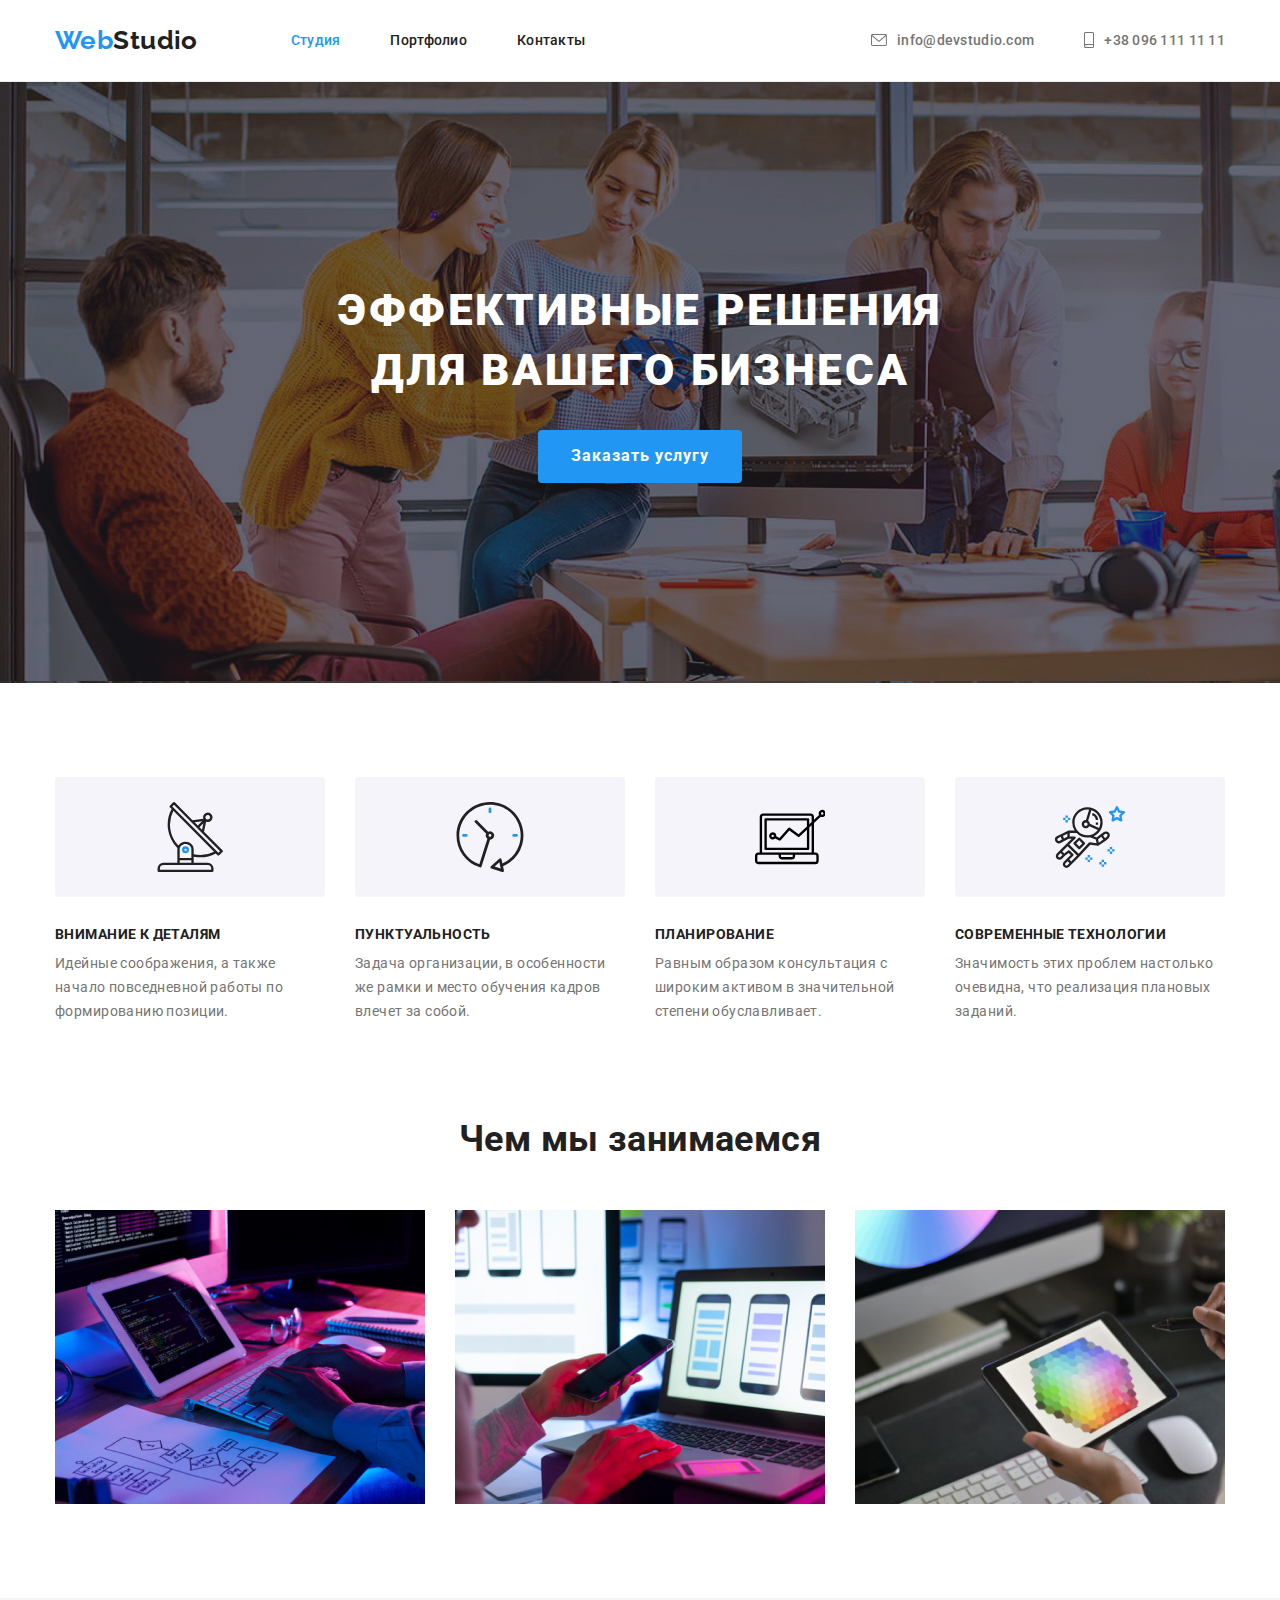
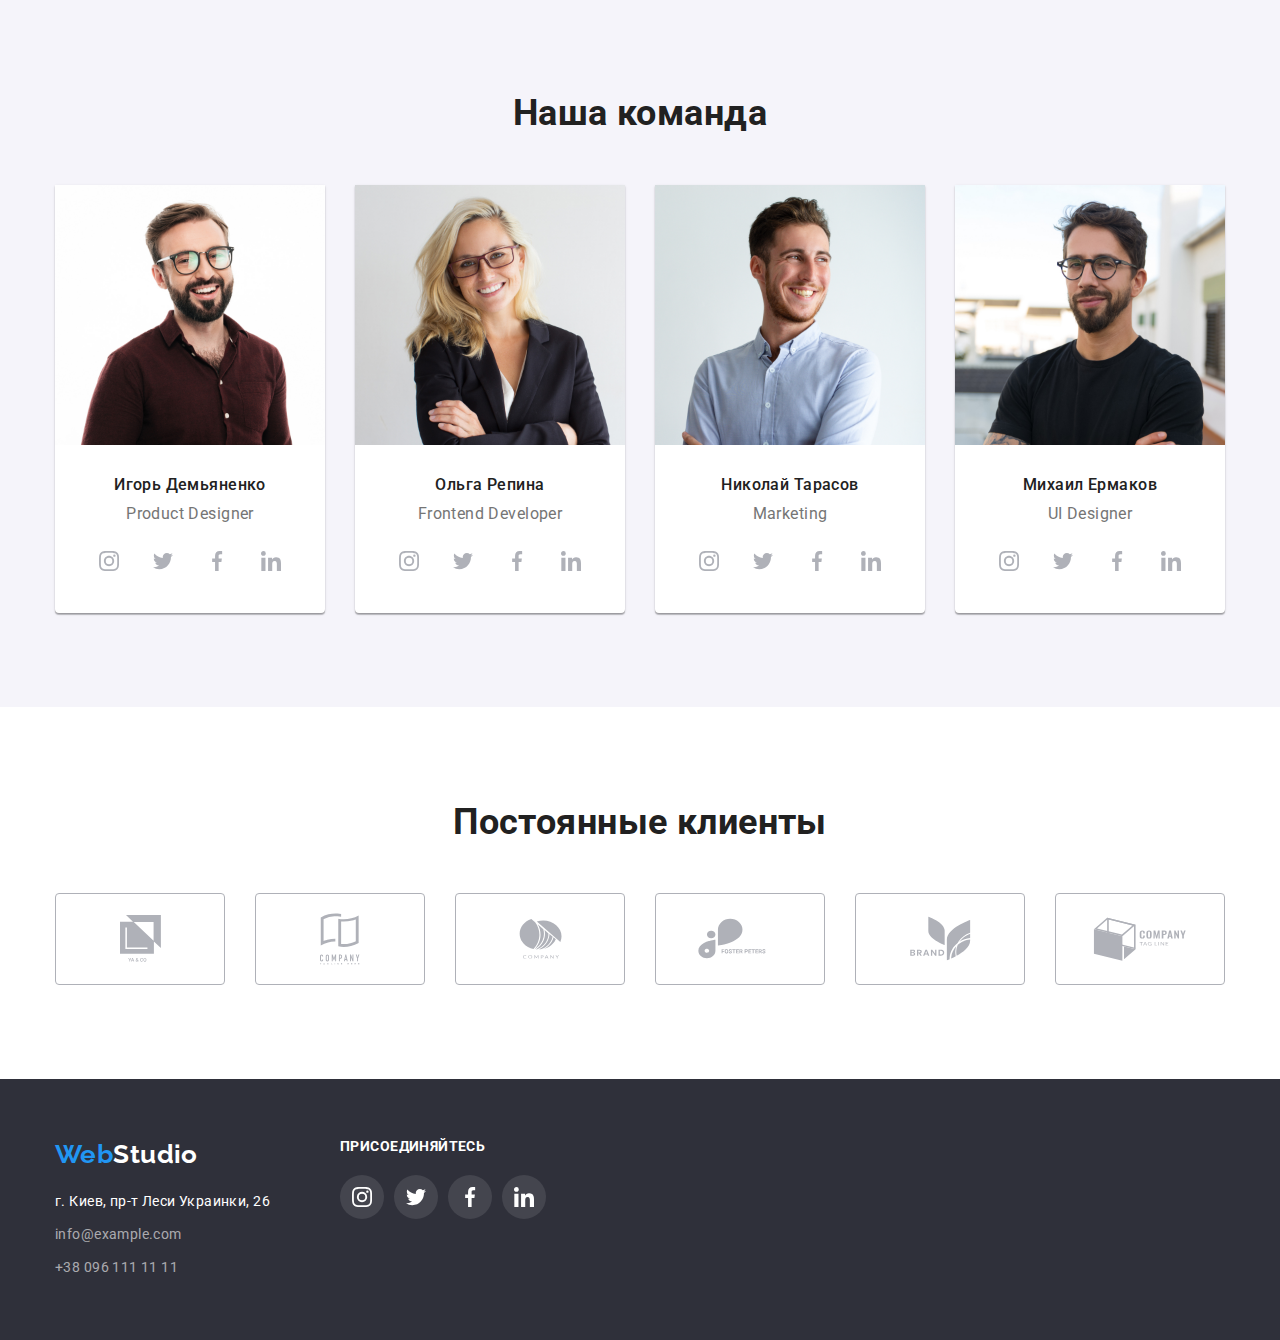
<file: index.html>
<!DOCTYPE html>
<html lang="ru">
  <head>
    <meta charset="UTF-8" />
    <meta http-equiv="X-UA-Compatible" content="IE=edge" />
    <meta name="viewport" content="width=device-width, initial-scale=1.0" />
    <title>HomeWork4</title>
    <link
      href="https://fonts.googleapis.com/css2?family=Raleway:wght@700&family=Roboto:wght@400;500;700;900&display=swap"
      rel="stylesheet"
    />
    <link
      rel="stylesheet"
      href="https://cdnjs.cloudflare.com/ajax/libs/modern-normalize/1.1.0/modern-normalize.min.css"
    />
    <link rel="stylesheet" href="./css/style.css" />
  </head>
  <body>
    <header class="page">
      <div class="container page-header">
        <nav class="page-nav">
          <a href="./index.html" class="logo link"><span class="logo-accent">Web</span>Studio</a>
          <ul class="site-nav page-list">
            <li class="item"><a href="./index.html" class="link current">Студия</a></li>
            <li class="item"><a href="./portfolio.html" class="link">Портфолио</a></li>
            <li class="item"><a href="/" class="link">Контакты</a></li>
          </ul>
        </nav>
        <ul class="contact page-list">
          <li class="item">
            <a class="link head" href="mailto:info@devstudio.com">
              <svg class="icon-mail">
                <use href="./images/icons.svg#icon-mail"></use>
              </svg>
              info@devstudio.com</a
            >
          </li>
          <li class="item">
            <a class="link head" href="tel:+380961111111">
              <svg class="icon-phone">
                <use href="./images/icons.svg#icon-phone"></use>
              </svg>
              +38 096 111 11 11</a
            >
          </li>
        </ul>
      </div>
    </header>
    <main>
      <section class="section service">
        <div class="container">
          <h1 class="service-title">Эффективные решения для вашего бизнеса</h1>
          <button type="button" class="service-button">Заказать услугу</button>
        </div>
      </section>
      <section class="section advantages">
        <div class="container">
          <h2 class="visually-hidden">Преимуществa</h2>
          <ul class="advantages-list">
            <li class="item">
              <div class="item-icon">
                <svg class="advantages-icon">
                  <use href="./images/icons.svg#icon-telescop"></use>
                </svg>
              </div>
              <h3 class="advantages-title">Внимание к деталям</h3>
              <p class="advantages-description">
                Идейные соображения, а также начало повседневной работы по формированию позиции.
              </p>
            </li>
            <li class="item">
              <div class="item-icon">
                <svg class="advantages-icon">
                  <use href="./images/icons.svg#icon-clock"></use>
                </svg>
              </div>
              <h3 class="advantages-title">Пунктуальность</h3>
              <p class="advantages-description">
                Задача организации, в особенности же рамки и место обучения кадров влечет за собой.
              </p>
            </li>
            <li class="item">
              <div class="item-icon">
                <svg class="advantages-icon">
                  <use href="./images/icons.svg#icon-computer"></use>
                </svg>
              </div>
              <h3 class="advantages-title">Планирование</h3>
              <p class="advantages-description">
                Равным образом консультация с широким активом в значительной степени обуславливает.
              </p>
            </li>
            <li class="item">
              <div class="item-icon">
                <svg class="advantages-icon">
                  <use href="./images/icons.svg#icon-astronaut"></use>
                </svg>
              </div>
              <h3 class="advantages-title">Современные технологии</h3>
              <p class="advantages-description">
                Значимость этих проблем настолько очевидна, что реализация плановых заданий.
              </p>
            </li>
          </ul>
        </div>
      </section>
      <section class="section work">
        <div class="container">
          <h2 class="section-title">Чем мы занимаемся</h2>
          <ul class="work-list">
            <li class="item">
              <img src="./images/img1.jpg" alt="Программирование" />
            </li>
            <li class="item">
              <img src="./images/img2.jpg" alt="Приложения" />
            </li>
            <li class="item">
              <img src="./images/img3.jpg" alt="Моделирование" />
            </li>
          </ul>
        </div>
      </section>
      <section class="section teams">
        <div class="container">
          <h2 class="section-title">Наша команда</h2>
          <ul class="teams-list">
            <li class="item">
              <div class="card">
                <div class="card-thumb">
                  <img src="./images/photo1.jpg" alt="Игорь Демьяненко" />
                </div>
                <div class="card-content">
                  <h3 class="teams-title">Игорь Демьяненко</h3>
                  <p class="teams-description">Product Designer</p>
                  <ul class="icon-list">
                    <li class="icon-item">
                      <a
                        href="https://www.instagram.com"
                        aria-label="instagram"
                        target="_blank"
                        rel="noreferrer noopener"
                      >
                        <svg class="icon-teams">
                          <use href="./images/icons.svg#icon-instagram"></use>
                        </svg>
                      </a>
                    </li>
                    <li class="icon-item">
                      <a
                        href="https://www.twitter.com"
                        aria-label="twitter"
                        target="_blank"
                        rel="noreferrer noopener"
                      >
                        <svg class="icon-teams">
                          <use href="./images/icons.svg#icon-twitter"></use>
                        </svg>
                      </a>
                    </li>
                    <li class="icon-item">
                      <a
                        href="https://www.facebook.com"
                        aria-label="facebook"
                        target="_blank"
                        rel="noreferrer noopener"
                      >
                        <svg class="icon-teams">
                          <use href="./images/icons.svg#icon-facebook"></use>
                        </svg>
                      </a>
                    </li>
                    <li class="icon-item">
                      <a
                        href="https://www.linkedin.com"
                        aria-label="linkedin"
                        target="_blank"
                        rel="noreferrer noopener"
                      >
                        <svg class="icon-teams">
                          <use href="./images/icons.svg#icon-linkedin"></use>
                        </svg>
                      </a>
                    </li>
                  </ul>
                </div>
              </div>
            </li>
            <li class="item">
              <div class="card">
                <div class="card-thumb">
                  <img src="./images/photo2.jpg" alt="Ольга Репина" />
                </div>
                <div class="card-content">
                  <h3 class="teams-title">Ольга Репина</h3>
                  <p class="teams-description">Frontend Developer</p>
                  <ul class="icon-list">
                    <li class="icon-item">
                      <a
                        href="https://www.instagram.com"
                        aria-label="instagram"
                        target="_blank"
                        rel="noreferrer noopener"
                      >
                        <svg class="icon-teams">
                          <use href="./images/icons.svg#icon-instagram"></use>
                        </svg>
                      </a>
                    </li>
                    <li class="icon-item">
                      <a
                        href="https://www.twitter.com"
                        aria-label="twitter"
                        target="_blank"
                        rel="noreferrer noopener"
                      >
                        <svg class="icon-teams">
                          <use href="./images/icons.svg#icon-twitter"></use>
                        </svg>
                      </a>
                    </li>
                    <li class="icon-item">
                      <a
                        href="https://www.facebook.com"
                        aria-label="facebook"
                        target="_blank"
                        rel="noreferrer noopener"
                      >
                        <svg class="icon-teams">
                          <use href="./images/icons.svg#icon-facebook"></use>
                        </svg>
                      </a>
                    </li>
                    <li class="icon-item">
                      <a
                        href="https://www.linkedin.com"
                        aria-label="linkedin"
                        target="_blank"
                        rel="noreferrer noopener"
                      >
                        <svg class="icon-teams">
                          <use href="./images/icons.svg#icon-linkedin"></use>
                        </svg>
                      </a>
                    </li>
                  </ul>
                </div>
              </div>
            </li>
            <li class="item">
              <div class="card">
                <div class="card-thumb">
                  <img src="./images/photo3.jpg" alt="Николай Тарасов" />
                </div>
                <div class="card-content">
                  <h3 class="teams-title">Николай Тарасов</h3>
                  <p class="teams-description">Marketing</p>
                  <ul class="icon-list">
                    <li class="icon-item">
                      <a
                        href="https://www.instagram.com"
                        aria-label="instagram"
                        target="_blank"
                        rel="noreferrer noopener"
                      >
                        <svg class="icon-teams">
                          <use href="./images/icons.svg#icon-instagram"></use>
                        </svg>
                      </a>
                    </li>
                    <li class="icon-item">
                      <a
                        href="https://www.twitter.com"
                        aria-label="twitter"
                        target="_blank"
                        rel="noreferrer noopener"
                      >
                        <svg class="icon-teams">
                          <use href="./images/icons.svg#icon-twitter"></use>
                        </svg>
                      </a>
                    </li>
                    <li class="icon-item">
                      <a
                        href="https://www.facebook.com"
                        aria-label="facebook"
                        target="_blank"
                        rel="noreferrer noopener"
                      >
                        <svg class="icon-teams">
                          <use href="./images/icons.svg#icon-facebook"></use>
                        </svg>
                      </a>
                    </li>
                    <li class="icon-item">
                      <a
                        href="https://www.linkedin.com"
                        aria-label="linkedin"
                        target="_blank"
                        rel="noreferrer noopener"
                      >
                        <svg class="icon-teams">
                          <use href="./images/icons.svg#icon-linkedin"></use>
                        </svg>
                      </a>
                    </li>
                  </ul>
                </div>
              </div>
            </li>
            <li class="item">
              <div class="card">
                <div class="card-thumb">
                  <img src="./images/photo4.jpg" alt="Михаил Ермаков" />
                </div>
                <div class="card-content">
                  <h3 class="teams-title">Михаил Ермаков</h3>
                  <p class="teams-description">UI Designer</p>
                  <ul class="icon-list">
                    <li class="icon-item">
                      <a
                        href="https://www.instagram.com"
                        aria-label="instagram"
                        target="_blank"
                        rel="noreferrer noopener"
                      >
                        <svg class="icon-teams">
                          <use href="./images/icons.svg#icon-instagram"></use>
                        </svg>
                      </a>
                    </li>
                    <li class="icon-item">
                      <a
                        href="https://www.twitter.com"
                        aria-label="twitter"
                        target="_blank"
                        rel="noreferrer noopener"
                      >
                        <svg class="icon-teams">
                          <use href="./images/icons.svg#icon-twitter"></use>
                        </svg>
                      </a>
                    </li>
                    <li class="icon-item">
                      <a
                        href="https://www.facebook.com"
                        aria-label="facebook"
                        target="_blank"
                        rel="noreferrer noopener"
                      >
                        <svg class="icon-teams">
                          <use href="./images/icons.svg#icon-facebook"></use>
                        </svg>
                      </a>
                    </li>
                    <li class="icon-item">
                      <a
                        href="https://www.linkedin.com"
                        aria-label="linkedin"
                        target="_blank"
                        rel="noreferrer noopener"
                      >
                        <svg class="icon-teams">
                          <use href="./images/icons.svg#icon-linkedin"></use>
                        </svg>
                      </a>
                    </li>
                  </ul>
                </div>
              </div>
            </li>
          </ul>
        </div>
      </section>
      <section class="section clients">
        <div class="container">
          <h2 class="section-title">Постоянные клиенты</h2>
          <ul class="clients-list">
            <li class="item-clients">
              <a class="" href="/">
                <svg class="icon-clients" width="41px" height="47px">
                  <use href="./images/icons.svg#icon-group-1"></use>
                </svg>
              </a>
            </li>
            <li class="item-clients">
              <a class="" href="/">
                <svg class="icon-clients" width="40px" height="52px">
                  <use href="./images/icons.svg#icon-group-2"></use>
                </svg>
              </a>
            </li>
            <li class="item-clients">
              <a class="" href="/">
                <svg class="icon-clients" width="43px" height="41px">
                  <use href="./images/icons.svg#icon-group-3"></use>
                </svg>
              </a>
            </li>
            <li class="item-clients">
              <a class="" href="/">
                <svg class="icon-clients" width="84px" height="41px">
                  <use href="./images/icons.svg#icon-group-4"></use>
                </svg>
              </a>
            </li>
            <li class="item-clients">
              <a class="" href="/">
                <svg class="icon-clients" width="63px" height="45px">
                  <use href="./images/icons.svg#icon-group-5"></use>
                </svg>
              </a>
            </li>
            <li class="item-clients">
              <a class="" href="/">
                <svg class="icon-clients" width="94px" height="44px">
                  <use href="./images/icons.svg#icon-group-6"></use>
                </svg>
              </a>
            </li>
          </ul>
        </div>
      </section>
    </main>
    <footer class="footer">
      <div class="container">
        <div class="footer-wraper">
          <div class="container-address">
            <a href="./index.html" class="logo link"><span class="logo-accent">Web</span>Studio</a>
            <address>
              <ul class="footer-list link">
                <li class="item">
                  <a
                    href="https://www.google.com/maps/place/%D0%B1%D1%83%D0%BB.+%D0%9B%D0%B5%D1%81%D0%B8+%D0%A3%D0%BA%D1%80%D0%B0%D0%B8%D0%BD%D0%BA%D0%B8,+26,+%D0%9A%D0%B8%D0%B5%D0%B2,+02000/@50.4265807,30.5383858,17z/data=!4m13!1m7!3m6!1s0x40d4cf0e033ecbe9:0x57a4dffefec77da0!2z0LHRg9C7LiDQm9C10YHQuCDQo9C60YDQsNC40L3QutC4LCAyNiwg0JrQuNC10LIsIDAyMDAw!3b1!8m2!3d50.4265807!4d30.5383858!3m4!1s0x40d4cf0e033ecbe9:0x57a4dffefec77da0!8m2!3d50.4265807!4d30.5383858"
                    target="_blank"
                    rel="noopener noreferrer"
                    class="address maps link"
                    >г. Киев, пр-т Леси Украинки, 26</a
                  >
                </li>
                <li class="item">
                  <a href="mailto:info@example.com" class="address link">info@example.com</a>
                </li>
                <li class="item">
                  <a href="tel:+380961111111" class="address link">+38 096 111 11 11</a>
                </li>
              </ul>
            </address>
          </div>
          <div class="container-address">
            <p class="description-footer">присоединяйтесь</p>
            <ul class="footer-list-icon">
              <li class="footer-item">
                <a
                  href="https://www.instagram.com"
                  aria-label="instagram"
                  target="_blank"
                  rel="noreferrer noopener"
                >
                  <svg class="icon-footer">
                    <use href="./images/icons.svg#icon-instagram"></use>
                  </svg>
                </a>
              </li>
              <li class="footer-item">
                <a
                  href="https://www.twitter.com"
                  aria-label="twitter"
                  target="_blank"
                  rel="noreferrer noopener"
                >
                  <svg class="icon-footer">
                    <use href="./images/icons.svg#icon-twitter"></use>
                  </svg>
                </a>
              </li>
              <li class="footer-item">
                <a
                  href="https://www.facebook.com"
                  aria-label="facebook"
                  target="_blank"
                  rel="noreferrer noopener"
                >
                  <svg class="icon-footer">
                    <use href="./images/icons.svg#icon-facebook"></use>
                  </svg>
                </a>
              </li>
              <li class="footer-item">
                <a
                  href="https://www.linkedin.com"
                  aria-label="linkedin"
                  target="_blank"
                  rel="noreferrer noopener"
                >
                  <svg class="icon-footer">
                    <use href="./images/icons.svg#icon-linkedin"></use>
                  </svg>
                </a>
              </li>
            </ul>
          </div>
        </div>
      </div>
    </footer>
  </body>
</html>
</file>
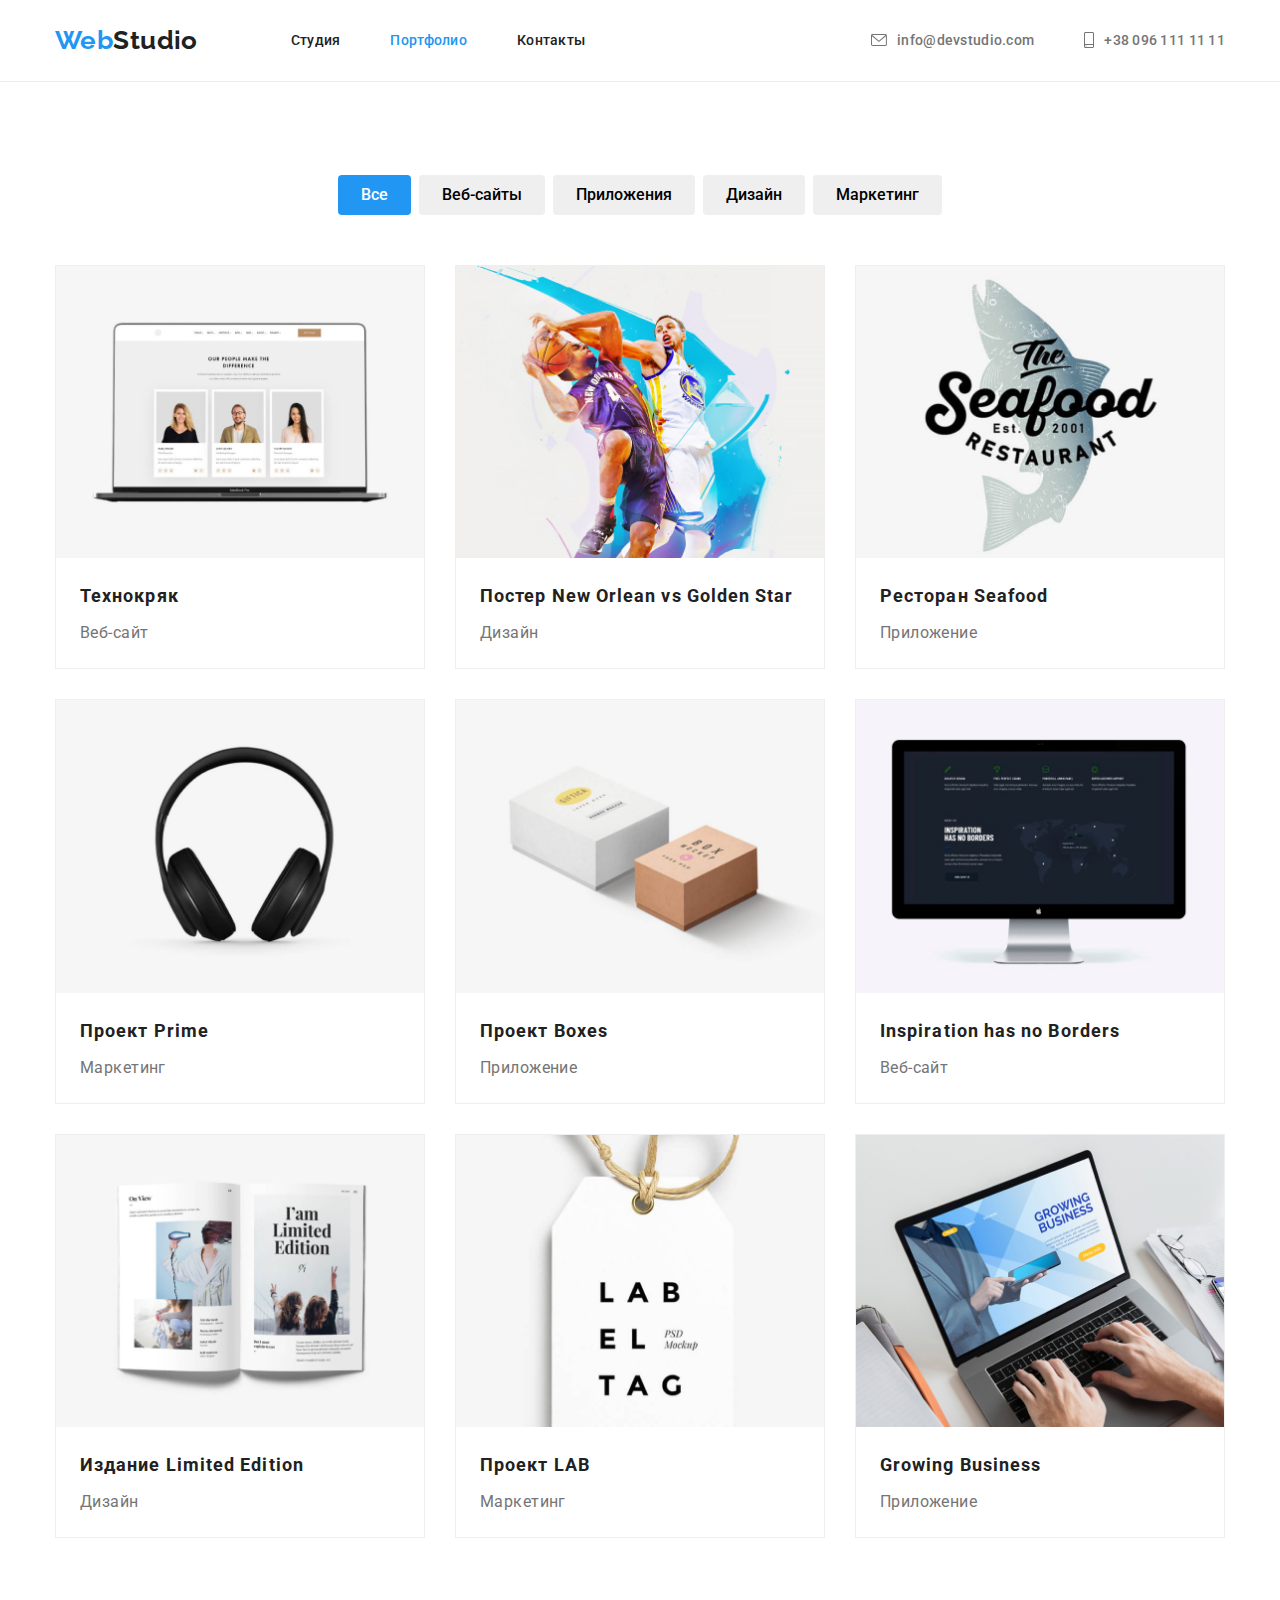
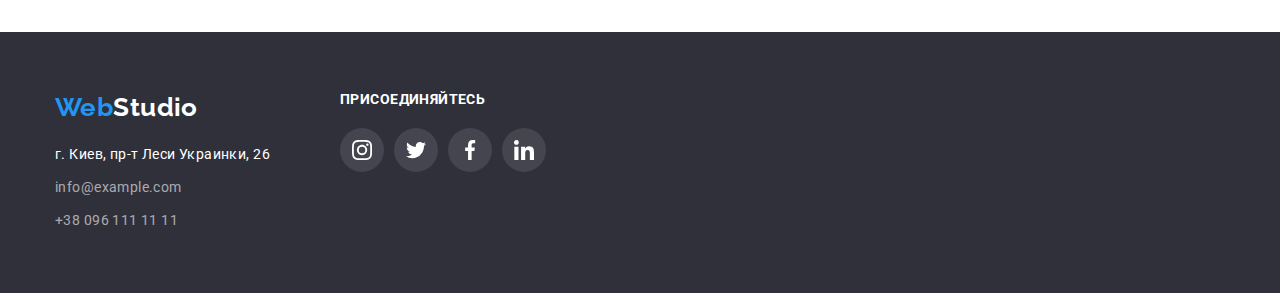
<file: portfolio.html>
<!DOCTYPE html>
<html lang="ru">
  <head>
    <meta charset="UTF-8" />
    <meta http-equiv="X-UA-Compatible" content="IE=edge" />
    <meta name="viewport" content="width=device-width, initial-scale=1.0" />
    <title>HomeWork4</title>
    <link
      href="https://fonts.googleapis.com/css2?family=Raleway:wght@700&family=Roboto:wght@400;500;700;900&display=swap"
      rel="stylesheet"
    />
    <link
      rel="stylesheet"
      href="https://cdnjs.cloudflare.com/ajax/libs/modern-normalize/1.1.0/modern-normalize.min.css"
    />
    <link rel="stylesheet" href="./css/style.css" />
  </head>
  <body>
    <header class="page">
      <div class="container page-header">
        <nav class="page-nav">
          <a href="./index.html" class="logo link"><span class="logo-accent">Web</span>Studio</a>
          <ul class="site-nav page-list">
            <li class="item"><a href="./index.html" class="link">Студия</a></li>
            <li class="item"><a href="./portfolio.html" class="link current">Портфолио</a></li>
            <li class="item"><a href="/" class="link">Контакты</a></li>
          </ul>
        </nav>
        <ul class="contact page-list">
          <li class="item">
            <a class="link head" href="mailto:info@devstudio.com">
              <svg class="icon-mail">
                <use href="./images/icons.svg#icon-mail"></use>
              </svg>
              info@devstudio.com</a
            >
          </li>
          <li class="item">
            <a class="link head" href="tel:+380961111111">
              <svg class="icon-phone">
                <use href="./images/icons.svg#icon-phone"></use>
              </svg>
              +38 096 111 11 11</a
            >
          </li>
        </ul>
      </div>
    </header>
    <main>
      <section class="section jobs">
        <div class="container">
          <div class="jobs-main">
            <h1 class="visually-hidden">Работы</h1>
            <ul class="jobs-list button">
              <li class="item"><button type="button" class="list-button active">Все</button></li>
              <li class="item"><button type="button" class="list-button">Веб-сайты</button></li>
              <li class="item"><button type="button" class="list-button">Приложения</button></li>
              <li class="item"><button type="button" class="list-button">Дизайн</button></li>
              <li class="item"><button type="button" class="list-button">Маркетинг</button></li>
            </ul>
          </div>
          <div>
            <ul class="jobs-list card-link">
              <li class="item">
                <div class="jobs-card">
                  <a class="link" href="/">
                    <div class="card-img">
                      <img src="./images/work1.jpg" alt="Технокряк" />
                    </div>
                    <div class="img-content">
                      <h2 class="jobs-title">Технокряк</h2>
                      <p class="jobs-description">Веб-сайт</p>
                    </div>
                  </a>
                </div>
              </li>
              <li class="item">
                <div class="jobs-card">
                  <a class="link" href="/">
                    <div class="card-img"><img src="./images/work2.jpg" alt="Постер" /></div>
                    <div class="img-content">
                      <h2 class="jobs-title">Постер New Orlean vs Golden Star</h2>
                      <p class="jobs-description">Дизайн</p>
                    </div>
                  </a>
                </div>
              </li>
              <li class="item">
                <div class="jobs-card">
                  <a class="link" href="/">
                    <div class="card-img"><img src="./images/work3.jpg" alt="Ресторан" /></div>
                    <div class="img-content">
                      <h2 class="jobs-title">Ресторан Seafood</h2>
                      <p class="jobs-description">Приложение</p>
                    </div>
                  </a>
                </div>
              </li>
              <li class="item">
                <div class="jobs-card">
                  <a href="/" class="link">
                    <div class="card-img"><img src="./images/work4.jpg" alt="Проект Prime" /></div>
                    <div class="img-content">
                      <h2 class="jobs-title">Проект Prime</h2>
                      <p class="jobs-description">Маркетинг</p>
                    </div>
                  </a>
                </div>
              </li>
              <li class="item">
                <div class="jobs-card">
                  <a class="link" href="/">
                    <div class="card-img"><img src="./images/work5.jpg" alt="Проект Boxes" /></div>
                    <div class="img-content">
                      <h2 class="jobs-title">Проект Boxes</h2>
                      <p class="jobs-description">Приложение</p>
                    </div>
                  </a>
                </div>
              </li>
              <li class="item">
                <div class="jobs-card">
                  <a class="link" href="/">
                    <div class="card-img">
                      <img src="./images/work6.jpg" alt="Inspiration has no Borders" />
                    </div>
                    <div class="img-content">
                      <h2 class="jobs-title">Inspiration has no Borders</h2>
                      <p class="jobs-description">Веб-сайт</p>
                    </div>
                  </a>
                </div>
              </li>
              <li class="item">
                <div class="jobs-card">
                  <a class="link" href="/">
                    <div class="card-img">
                      <img src="./images/work7.jpg" alt="Издание Limited Edition" />
                    </div>
                    <div class="img-content">
                      <h2 class="jobs-title">Издание Limited Edition</h2>
                      <p class="jobs-description">Дизайн</p>
                    </div>
                  </a>
                </div>
              </li>
              <li class="item">
                <div class="jobs-card">
                  <a class="link" href="/">
                    <div class="card-img"><img src="./images/work8.jpg" alt="Проект LAB" /></div>
                    <div class="img-content">
                      <h2 class="jobs-title">Проект LAB</h2>
                      <p class="jobs-description">Маркетинг</p>
                    </div>
                  </a>
                </div>
              </li>
              <li class="item">
                <div class="jobs-card">
                  <a class="link" href="/">
                    <div class="card-img">
                      <img src="./images/work9.jpg" alt="Growing Business" />
                    </div>
                    <div class="img-content">
                      <h2 class="jobs-title">Growing Business</h2>
                      <p class="jobs-description">Приложение</p>
                    </div>
                  </a>
                </div>
              </li>
            </ul>
          </div>
        </div>
      </section>
    </main>
    <footer class="footer">
      <div class="container">
        <div class="footer-wraper">
          <div class="container-address">
            <a href="./index.html" class="logo link"><span class="logo-accent">Web</span>Studio</a>
            <address>
              <ul class="footer-list link">
                <li class="item">
                  <a
                    href="https://www.google.com/maps/place/%D0%B1%D1%83%D0%BB.+%D0%9B%D0%B5%D1%81%D0%B8+%D0%A3%D0%BA%D1%80%D0%B0%D0%B8%D0%BD%D0%BA%D0%B8,+26,+%D0%9A%D0%B8%D0%B5%D0%B2,+02000/@50.4265807,30.5383858,17z/data=!4m13!1m7!3m6!1s0x40d4cf0e033ecbe9:0x57a4dffefec77da0!2z0LHRg9C7LiDQm9C10YHQuCDQo9C60YDQsNC40L3QutC4LCAyNiwg0JrQuNC10LIsIDAyMDAw!3b1!8m2!3d50.4265807!4d30.5383858!3m4!1s0x40d4cf0e033ecbe9:0x57a4dffefec77da0!8m2!3d50.4265807!4d30.5383858"
                    target="_blank"
                    rel="noopener noreferrer"
                    class="address maps link"
                    >г. Киев, пр-т Леси Украинки, 26</a
                  >
                </li>
                <li class="item">
                  <a href="mailto:info@example.com" class="address link">info@example.com</a>
                </li>
                <li class="item">
                  <a href="tel:+380961111111" class="address link">+38 096 111 11 11</a>
                </li>
              </ul>
            </address>
          </div>
          <div class="container-address">
            <p class="description-footer">присоединяйтесь</p>
            <ul class="footer-list-icon">
              <li class="footer-item">
                <a
                  href="https://www.instagram.com"
                  aria-label="instagram"
                  target="_blank"
                  rel="noreferrer noopener"
                >
                  <svg class="icon-footer">
                    <use href="./images/icons.svg#icon-instagram"></use>
                  </svg>
                </a>
              </li>
              <li class="footer-item">
                <a
                  href="https://www.twitter.com"
                  aria-label="twitter"
                  target="_blank"
                  rel="noreferrer noopener"
                >
                  <svg class="icon-footer">
                    <use href="./images/icons.svg#icon-twitter"></use>
                  </svg>
                </a>
              </li>
              <li class="footer-item">
                <a
                  href="https://www.facebook.com"
                  aria-label="facebook"
                  target="_blank"
                  rel="noreferrer noopener"
                >
                  <svg class="icon-footer">
                    <use href="./images/icons.svg#icon-facebook"></use>
                  </svg>
                </a>
              </li>
              <li class="footer-item">
                <a
                  href="https://www.linkedin.com"
                  aria-label="linkedin"
                  target="_blank"
                  rel="noreferrer noopener"
                >
                  <svg class="icon-footer">
                    <use href="./images/icons.svg#icon-linkedin"></use>
                  </svg>
                </a>
              </li>
            </ul>
          </div>
        </div>
      </div>
    </footer>
  </body>
</html>
</file>
<file: css/style.css>
:root {
  --primary-text-color: #757575;
  --title-text-color: #212121;
  --secondary-title-color: #ffffff;
  --background-color: #ffffff;
  --secondary-background-color: #f5f4fa;
  --third-background-color: #2f303a;
  --accent-color: #2196f3;
  --footer-text-color: rgba(255, 255, 255, 0.6);
  --accent-color-focus: #188ce8;
  --card-set-gap: 30px;
}

body {
  background-color: var(--background-color);
  color: var(--primary-text-color);

  font-size: 14px;
  font-family: 'Roboto', sans-serif;
  letter-spacing: 0.03em;
}

.container {
  margin-left: auto;
  margin-right: auto;
  padding: 0 15px;
  width: 1200px;
}

img {
  display: block;
  max-width: 100%;
  width: auto;
  height: auto;
}

.section {
  padding-top: 94px;
  padding-bottom: 94px;
}

.link {
  text-decoration: none;
}

.page-list,
.advantages-list,
.work-list,
.teams-list,
.footer-list,
.jobs-list,
.icon-list,
.clients-list,
.footer-list-icon {
  margin-top: 0;
  margin-bottom: 0;
  padding: 0;
  list-style: none;
}

.visually-hidden {
  position: absolute;
  width: 1px;
  height: 1px;
  margin: -1px;
  border: 0;
  padding: 0;

  white-space: nowrap;
  clip-path: inset(100%);
  clip: rect(0 0 0 0);
  overflow: hidden;
}

/* header */

.page {
  outline: 1px solid #ececec;
  background-color: var(--background-color);
}

.page-header {
  display: flex;
}

.logo {
  color: var(--title-text-color);

  font-family: 'Raleway', sans-serif;
  font-weight: 700;
  font-size: 26px;
  line-height: 1.2;
}

.logo-accent {
  color: var(--accent-color);
}

/* site-nav */
.page-nav {
  display: flex;
  align-items: center;
}

.site-nav {
  display: flex;
  margin-left: 93px;
}

.site-nav .item + .item {
  margin-left: 50px;
}

.contact {
  display: flex;
  margin-left: auto;
}

.contact .item + .item {
  margin-left: 50px;
}

.link.current {
  color: var(--accent-color);
}

.site-nav a {
  display: block;
  padding-top: 32px;
  padding-bottom: 32px;

  color: var(--title-text-color);
  font-weight: 500;
  line-height: 1.2;
  letter-spacing: 0.02em;
}
.site-nav a:hover,
.site-nav a:focus {
  color: var(--accent-color);
}

.link.head {
  display: flex;
  align-items: center;
  padding-top: 32px;
  padding-bottom: 32px;

  color: var(--primary-text-color);
  font-weight: 500;
  line-height: 1.2;
  letter-spacing: 0.02em;
  fill: #757575;
}

.link.head:hover,
.link.head:focus {
  color: var(--accent-color);
}

.icon-mail {
  margin-right: 10px;
  width: 16px;
  height: 12px;
  fill: currentColor;
}

.icon-phone {
  margin-right: 10px;
  width: 10px;
  height: 16px;
  fill: currentColor;
}

/* main */
/* service */

.service {
  max-width: 1600px;
  margin-left: auto;
  margin-right: auto;
  padding: 200px 0;

  background-color: var(--third-background-color);
  text-align: center;
  background-image: linear-gradient(to right, rgba(47, 48, 58, 0.4), rgba(47, 48, 58, 0.4)),
    url(../images/bgc.jpg);
}

.service-title {
  margin-top: 0;
  margin-bottom: 30px;
  margin-left: auto;
  margin-right: auto;
  width: 696px;

  color: var(--secondary-title-color);
  font-weight: 900;
  font-size: 44px;
  line-height: 1.36;
  letter-spacing: 0.06em;
  text-transform: uppercase;
}
.service-button {
  margin: 0 auto;

  border-radius: 4px;
  border: 1px solid transparent;
  padding: 10px 32px;
  min-width: 200px;

  color: var(--secondary-title-color);
  background-color: var(--accent-color);
  cursor: pointer;
  font-weight: 700;
  font-size: 16px;
  line-height: 1.88;
  display: flex;
  align-items: center;
  letter-spacing: 0.06em;
}

.service-button:hover,
.service-button:focus {
  background-color: var(--accent-color-focus);
}

.section-title {
  margin-top: 0;
  margin-bottom: 50px;
  color: var(--title-text-color);

  font-size: 36px;
  line-height: 1.17;
  text-align: center;
}

/* section advantages*/

.advantages-title {
  margin-top: 0;
  margin-bottom: 10px;

  color: var(--title-text-color);
  font-size: 14px;
  line-height: 1.14;
  text-transform: uppercase;
}

.advantages-description {
  margin-top: 0;
  margin-bottom: 0;

  line-height: 1.71;
}

.advantages-list {
  display: flex;
  flex-wrap: wrap;
  margin-left: calc(-1 * var(--card-set-gap));
  margin-top: calc(-1 * var(--card-set-gap));
}

.advantages-list .item {
  flex-basis: calc(100% / 4 - var(--card-set-gap));
  margin-left: var(--card-set-gap);
  margin-top: var(--card-set-gap);
}

.item-icon {
  display: flex;
  justify-content: center;
  align-items: center;
  background: #f5f4fa;
  border-radius: 4px;
  margin-bottom: 30px;
  height: 120px;
}

.advantages-icon {
  width: 70px;
  height: 70px;
}

/* section work */

.section.work {
  padding-top: 0;
}

.work-list {
  display: flex;
  flex-wrap: wrap;
  margin-left: calc(-1 * var(--card-set-gap));
  margin-top: calc(-1 * var(--card-set-gap));
}

.work-list .item {
  flex-basis: calc(100% / 3 - var(--card-set-gap));
  margin-left: var(--card-set-gap);
  margin-top: var(--card-set-gap);
}

/* section teams */

.section.teams {
  background-color: var(--secondary-background-color);
}

.teams-list {
  display: flex;
  flex-wrap: wrap;
  margin-left: calc(-1 * var(--card-set-gap));
  margin-top: calc(-1 * var(--card-set-gap));
}

.teams-list .item {
  flex-basis: calc(100% / 4 - var(--card-set-gap));
  margin-left: var(--card-set-gap);
  margin-top: var(--card-set-gap);

  text-align: center;
}

.card {
  background-color: var(--secondary-title-color);
  box-shadow: 0px 1px 3px rgba(0, 0, 0, 0.12), 0px 1px 1px rgba(0, 0, 0, 0.14),
    0px 2px 1px rgba(0, 0, 0, 0.2);
  border-radius: 0px 0px 4px 4px;
}

.card-content {
  padding: 30px 0;
}

.teams-title {
  margin-top: 0;
  margin-bottom: 10px;

  color: var(--title-text-color);
  font-weight: 500;
  font-size: 16px;
  line-height: 1.19;
}

.teams-description {
  margin-top: 0;
  margin-bottom: 16px;

  font-size: 16px;
  line-height: 1.19;
}

.icon-list {
  display: flex;
  flex-wrap: wrap;
  justify-content: center;
}

.icon-item + .icon-item {
  margin-left: 10px;
}

.icon-item a {
  display: flex;
  align-items: center;
  justify-content: center;
  width: 44px;
  height: 44px;
  border-radius: 50%;
  fill: #afb1b8;
}

.icon-item a:hover,
.icon-item a:focus {
  background-color: var(--accent-color);
  fill: #ffffff;
}

.icon-teams {
  width: 20px;
  height: 20px;
}

/* section clients */
.clients-list {
  display: flex;
  flex-wrap: wrap;
  justify-content: space-between;
}

.item-clients + .item-clients {
  margin-left: 30px;
}

.item-clients a {
  display: flex;
  align-items: center;
  justify-content: center;
  width: 170px;
  height: 92px;
  fill: #afb1b8;
  border: 1px solid #afb1b8;
  border-radius: 4px;
}

.item-clients a:hover,
.item-clients a:focus {
  fill: var(--accent-color);
  border: 1px solid var(--accent-color);
}

/* footer */
.footer-wraper {
  display: flex;
  flex-wrap: wrap;
  padding: 0;
}

.container-address + .container-address {
  margin-left: 70px;
}

.footer {
  padding: 60px 0;
  background-color: var(--third-background-color);
}

.footer .logo {
  display: block;
  margin-bottom: 20px;

  color: var(--secondary-title-color);
}

.address {
  color: var(--footer-text-color);

  font-style: normal;
  line-height: 1.71;
}
.address:hover,
.address:focus {
  color: var(--accent-color);
}

.address.maps {
  color: var(--secondary-title-color);
}

.footer-list .item:not(:last-child) {
  margin-bottom: 9px;
}
.description-footer {
  margin-top: 0;
  margin-bottom: 20px;
  font-weight: 700;
  line-height: 1.14;
  text-transform: uppercase;
  color: var(--secondary-title-color);
}

.footer-list-icon {
  display: flex;
  flex-wrap: wrap;
}

.footer-item + .footer-item {
  margin-left: 10px;
}

.footer-item a {
  display: flex;
  align-items: center;
  justify-content: center;
  width: 44px;
  height: 44px;
  border-radius: 50%;
  background-color: rgba(255, 255, 255, 0.1);
}

.icon-footer {
  fill: var(--background-color);
  width: 20px;
  height: 20px;
}

.footer-item a:hover,
.footer-item a:focus {
  background-color: var(--accent-color);
}

/* portfolio */

/* main Работы */

.list-button:hover,
.list-button:focus {
  color: var(--secondary-title-color);
  background-color: var(--accent-color);
  box-shadow: 0px 3px 1px rgba(0, 0, 0, 0.1), 0px 1px 2px rgba(0, 0, 0, 0.08),
    0px 2px 2px rgba(0, 0, 0, 0.12);
}

.list-button {
  padding: 6px 22px;
  border: 1px solid transparent;
  border-radius: 4px;

  font-weight: 500;
  font-size: 16px;
  line-height: 1.62;
  text-align: center;
}
.jobs-list.button {
  display: flex;
  margin-bottom: 50px;
  justify-content: center;
}

.button .item + .item {
  margin-left: 8px;
}

.list-button.active {
  background-color: var(--accent-color);
  color: var(--secondary-title-color);
}

.jobs-title {
  margin-top: 0;
  margin-bottom: 4px;

  color: var(--title-text-color);
  font-size: 18px;
  line-height: 2;
  letter-spacing: 0.06em;
}

.jobs-description {
  margin-top: 0;
  margin-bottom: 0;

  color: var(--primary-text-color);
  font-size: 16px;
  line-height: 1.88;
}
.jobs-card {
  border: 1px solid rgba(238, 238, 238, 1);
}

.card-link {
  display: flex;
  flex-wrap: wrap;
  margin-top: calc(-1 * var(--card-set-gap));
  margin-left: calc(-1 * var(--card-set-gap));
}

.card-link .item {
  flex-basis: calc(100% / 3 - var(--card-set-gap));
  margin-top: var(--card-set-gap);
  margin-left: var(--card-set-gap);
}

.img-content {
  padding: 20px 24px;
}

.jobs-card a {
  display: block;
}

.jobs-card a:hover,
.jobs-card a:focus {
  box-shadow: 0px 1px 1px rgba(0, 0, 0, 0.12), 0px 4px 4px rgba(0, 0, 0, 0.06),
    1px 4px 6px rgba(0, 0, 0, 0.16);
}
</file>
